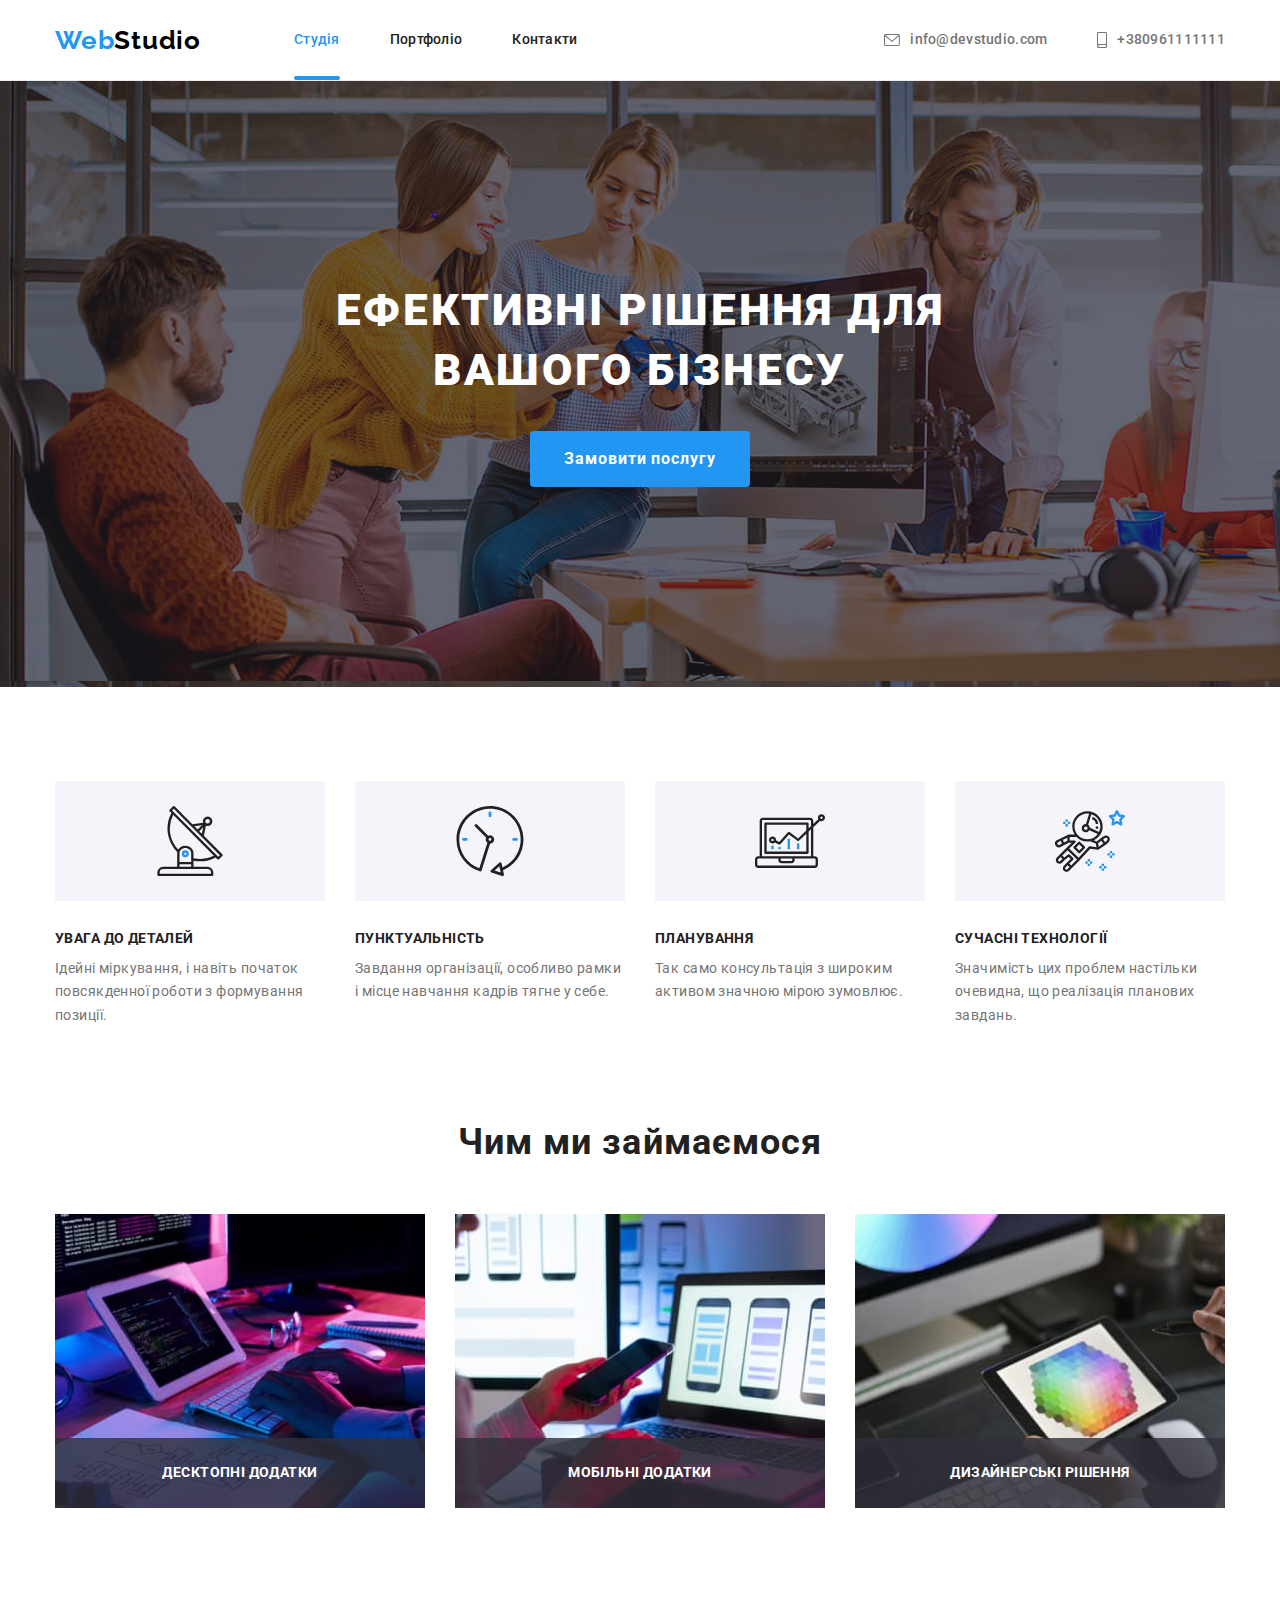
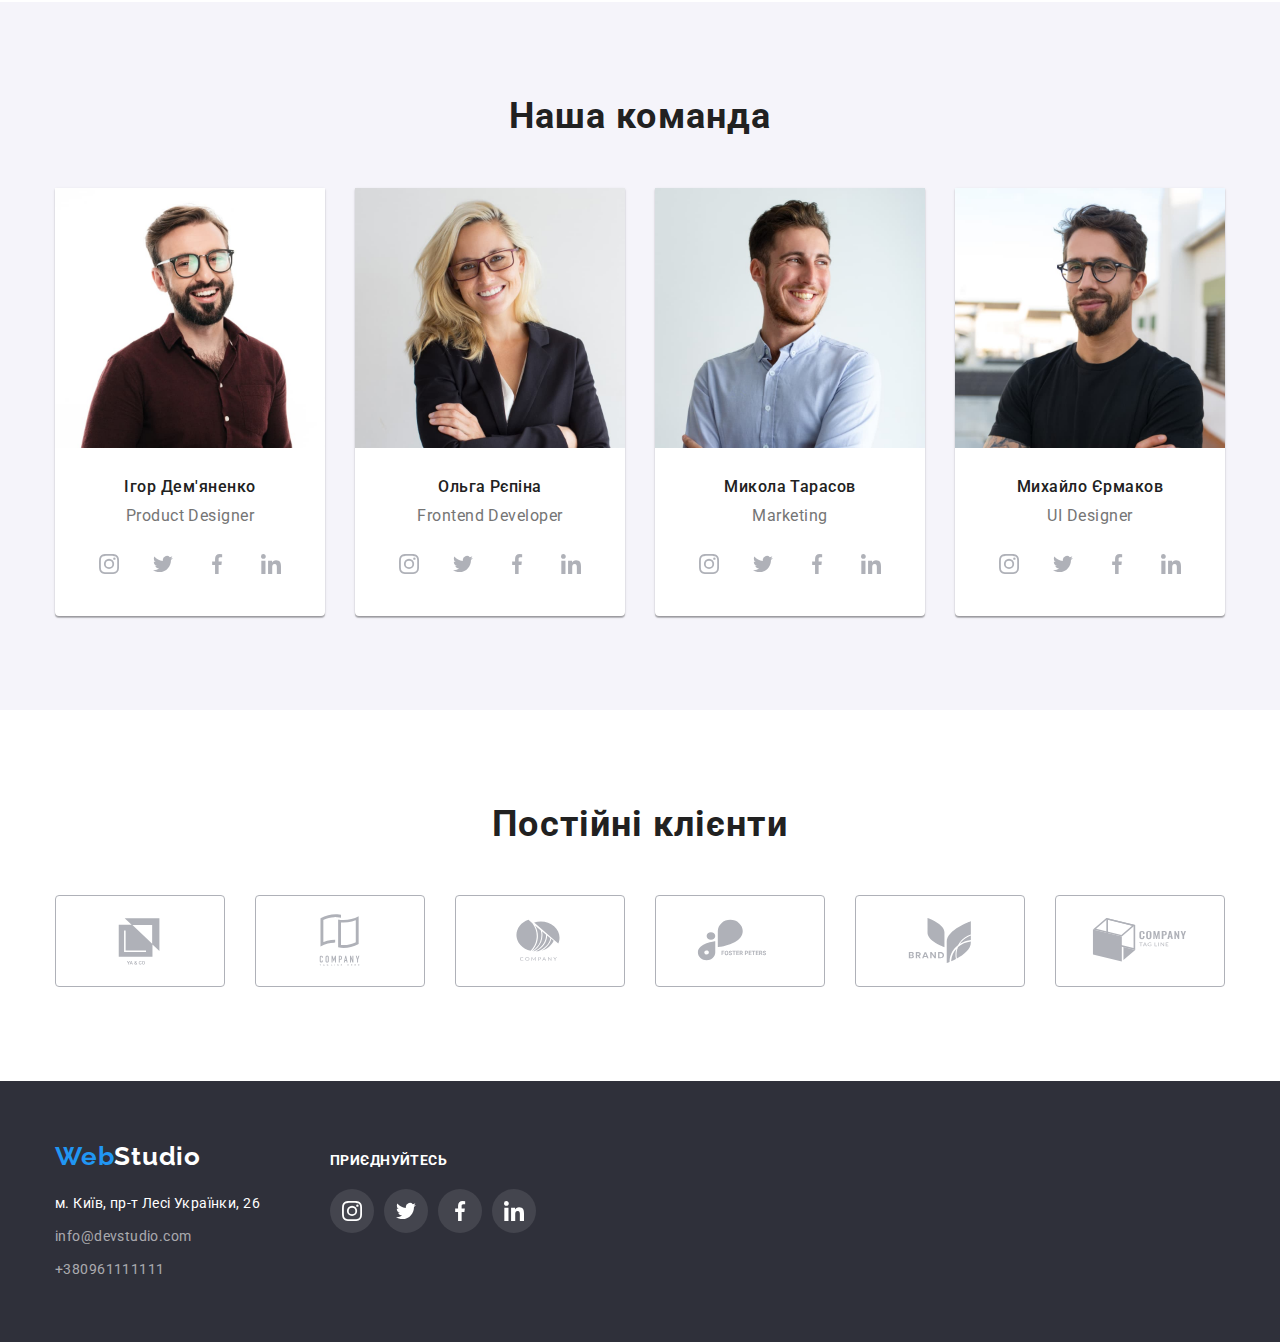
<file: index.html>
<!DOCTYPE html>
<html lang="uk">
<head>
    <meta charset="UTF-8">
    <meta http-equiv="X-UA-Compatible" content="IE=edge">
    <meta name="viewport" content="width=device-width, initial-scale=1.0">
    <title>Document</title>
    <link rel="preconnect" href="https://fonts.googleapis.com">
    <link rel="preconnect" href="https://fonts.gstatic.com" crossorigin>
    <link href="https://fonts.googleapis.com/css2?family=Raleway:wght@700&family=Roboto:wght@400;500;700;900&display=swap"
        rel="stylesheet">
    <link rel="stylesheet" href="https://cdnjs.cloudflare.com/ajax/libs/modern-normalize/1.1.0/modern-normalize.min.css">
    <link rel="stylesheet" href="./css/styles.css">
</head>
<body>
    <!-- верхня лінія -->
    <header class="header">
        <div class="container header-nav">
            <nav class="main-nav">
                <a class="logo" href="./index.html">Web<span class="partlogo">Studio</span></a>
                <ul class="site-nav list">
                    <li class="item"><a href="./index.html" class="link current">Студія</a></li>
                    <li class="item"><a href="./portfolio.html" class="link">Портфоліо</a></li>
                    <li class="item"><a href="" class="link">Контакти</a></li>
                </ul>
            </nav>
            <ul class="contact-nav list">
                <li class="item">
                    <a href="mailto:info@devstudio.com" class="link">
                    <svg class="letter" width="16" height="12">
                        <use href="./images/sprite.svg#envelope"></use>
                    </svg>
                    info@devstudio.com</a>
                </li>
                <li class="item">
                    <a href="tel:+380961111111" class="link">
                    <svg class="phone" width="10" height="16">
                        <use href="./images/sprite.svg#smartphone"></use>
                    </svg>
                    +380961111111</a>
                </li>
            </ul>
        </div>
    </header>

    <main>
            <!-- герой  -->
            <section class="hero">
                <div class="container">
                    <h1 class="hero-title">Ефективні рішення для вашого бізнесу</h1>
                    <button type="button" class="button primary" data-modal-open>Замовити послугу</button>
                </div>
            </section>
            
            <!-- оообливості -->
            <section class="section features">
                <div class="container">
                    <h2 class="section-title hide">Особливості</h2>
                    <ul class="features-list list">
                        <li class="features-item">
                            <div class="feature-icon">
                                <svg width="70" height="70">
                                    <use href="./images/sprite.svg#antenna"></use>
                                </svg>
                            </div>
                            <h3 class="title">УВАГА ДО ДЕТАЛЕЙ</h3>
                            <p class="text">Ідейні міркування, і навіть початок повсякденної роботи з формування позиції.</p>
                        </li>
                        <li class="features-item">
                            <div class="feature-icon">
                                <svg width="70" height="70">
                                    <use href="./images/sprite.svg#clock"></use>
                                </svg>
                            </div>
                            <h3 class="title">ПУНКТУАЛЬНІСТЬ</h3>
                            <p class="text">Завдання організації, особливо рамки і місце навчання кадрів тягне у себе.</p>
                        </li>
                        <li class="features-item">
                            <div class="feature-icon">
                                <svg width="70" height="70">
                                    <use href="./images/sprite.svg#diagram"></use>
                                </svg>
                            </div>
                            <h3 class="title">ПЛАНУВАННЯ</h3>
                            <p class="text">Так само консультація з широким активом значною мірою зумовлює.</p>
                        </li>
                        <li class="features-item">
                            <div class="feature-icon">
                                <svg width="70" height="70">
                                    <use href="./images/sprite.svg#astronaut"></use>
                                </svg>
                            </div>
                            <h3 class="title">СУЧАСНІ ТЕХНОЛОГІЇ</h3>
                            <p class="text">Значимість цих проблем настільки очевидна, що реалізація планових завдань.</p>
                        </li>
                    </ul>
                </div>
            </section>
            
            <!-- чим ми займаємось -->
            <section class="section">
                <div class="container">
                    <h2 class="section-title">Чим ми займаємося</h2>
                    <ul class="list about">
                        <li class="describe">
                            <div class="thumb">
                                <img class="image" src="./images/photo1.jpeg" alt="верстання вебсторінки" width="370">
                                <p class="label">Десктопні додатки</p>
                            </div>
                        </li>
                        <li class="describe">
                            <div class="thumb">
                                <img class="image" src="./images/photo2.jpeg" alt="створення дизайну сайта" width="370">
                                <p class="label">Мобільні додатки</p>
                            </div>
                        </li>
                        <li class="describe">
                            <div class="thumb">
                                <img class="image" src="./images/photo3.jpeg" alt="створення графіки" width="370">
                                <p class="label">Дизайнерські рішення</p>
                           </div>
                        </li>
                    </ul>
                </div>
            </section>
            
            <!-- наша команда -->
            <section class="section team">
                <div class="container">
                    <h2 class="section-title">Наша команда</h2>
                    <ul class="team-list list">
                        <li class="team-card">
                            <img src="./images/photo4.jpeg" alt="член команди - Ігор" width="270">
                            <div class="team-info">
                                <h3 class="title">Ігор Дем'яненко</h3>
                                <p class="text">Product Designer</p>
                                <ul class="social-list list">
                                    <li class="social-item"> 
                                        <a class="social-link" href="">
                                            <svg class="social-image">
                                                <use href="./images/sprite.svg#instagram"></use>
                                            </svg>
                                        </a>
                                    </li>
                                    <li class="social-item">
                                        <a class="social-link" href="">
                                            <svg class="social-image">
                                                <use href="./images/sprite.svg#twitter"></use>
                                            </svg>
                                        </a>
                                    </li>
                                    <li class="social-item">
                                        <a class="social-link" href="">
                                            <svg class="social-image">
                                                <use href="./images/sprite.svg#facebook"></use>
                                            </svg>
                                        </a>
                                    </li>
                                    <li class="social-item">
                                        <a class="social-link" href="">
                                            <svg class="social-image">
                                                <use href="./images/sprite.svg#linkedin"></use>
                                            </svg>
                                        </a>
                                    </li>
                                </ul>
                            </div>
                        </li>
                        <li class="team-card">
                            <img src="./images/photo5.jpeg" alt="член команди - Ольга" width="270">
                            <div class="team-info">
                                <h3 class="title">Ольга Рєпіна</h3>
                                <p class="text">Frontend Developer</p>
                                <ul class="social-list list">
                                    <li class="social-item">
                                        <a class="social-link" href="">
                                            <svg class="social-image">
                                                <use href="./images/sprite.svg#instagram"></use>
                                            </svg>
                                        </a>
                                    </li>
                                    <li class="social-item">
                                        <a class="social-link" href="">
                                            <svg class="social-image">
                                                <use href="./images/sprite.svg#twitter"></use>
                                            </svg>
                                        </a>
                                    </li>
                                    <li class="social-item">
                                        <a class="social-link" href="">
                                            <svg class="social-image">
                                                <use href="./images/sprite.svg#facebook"></use>
                                            </svg>
                                        </a>
                                    </li>
                                    <li class="social-item">
                                        <a class="social-link" href="">
                                            <svg class="social-image">
                                                <use href="./images/sprite.svg#linkedin"></use>
                                            </svg>
                                        </a>
                                    </li>
                                </ul>
                            </div>
                        </li>
                        <li class="team-card">
                            <img src="./images/photo6.jpeg" alt="член команди - Микола" width="270">
                            <div class="team-info">
                                <h3 class="title">Микола Тарасов</h3>
                                <p class="text">Marketing</p>
                                <ul class="social-list list">
                                    <li class="social-item">
                                        <a class="social-link" href="">
                                            <svg class="social-image">
                                                <use href="./images/sprite.svg#instagram"></use>
                                            </svg>
                                        </a>
                                    </li>
                                    <li class="social-item">
                                        <a class="social-link" href="">
                                            <svg class="social-image">
                                                <use href="./images/sprite.svg#twitter"></use>
                                            </svg>
                                        </a>
                                    </li>
                                    <li class="social-item">
                                        <a class="social-link" href="">
                                            <svg class="social-image">
                                                <use href="./images/sprite.svg#facebook"></use>
                                            </svg>
                                        </a>
                                    </li>
                                    <li class="social-item">
                                        <a class="social-link" href="">
                                            <svg class="social-image">
                                                <use href="./images/sprite.svg#linkedin"></use>
                                            </svg>
                                        </a>
                                    </li>
                                </ul>
                            </div>
                        </li>
                        <li class="team-card">
                            <img src="./images/photo7.jpeg" alt="член команди - Михайло" width="270">
                            <div class="team-info">
                                <h3 class="title">Михайло Єрмаков</h3>
                                <p class="text">UI Designer</p>
                                <ul class="social-list list">
                                    <li class="social-item">
                                        <a class="social-link" href="">
                                            <svg class="social-image">
                                                <use href="./images/sprite.svg#instagram"></use>
                                            </svg>
                                        </a>
                                    </li>
                                    <li class="social-item">
                                        <a class="social-link" href="">
                                            <svg class="social-image">
                                                <use href="./images/sprite.svg#twitter"></use>
                                            </svg>
                                        </a>
                                    </li>
                                    <li class="social-item">
                                        <a class="social-link" href="">
                                            <svg class="social-image">
                                                <use href="./images/sprite.svg#facebook"></use>
                                            </svg>
                                        </a>
                                    </li>
                                    <li class="social-item">
                                        <a class="social-link" href="">
                                            <svg class="social-image">
                                                <use href="./images/sprite.svg#linkedin"></use>
                                            </svg>
                                        </a>
                                    </li>
                                </ul>
                            </div>
                        </li>
                    </ul>
                </div>
            </section>

            <!-- клієнти -->
            <section class="section">
                <div class="container">
                    <h2 class="section-title">Постійні клієнти</h2>
                    <ul class="clients list">
                        <li class="clients-item">
                            <a class="client-link" href="">
                                <svg class="clients-image" width="106" height="60" >
                                    <use href="./images/sprite.svg#Logo-1" ></use>
                                </svg>
                            </a>
                        </li>
                        <li class="clients-item">
                            <a class="client-link" href="">
                                <svg class="clients-image" width="106" height="60">
                                    <use href="./images/sprite.svg#Logo-2"></use>
                                </svg>
                            </a>
                        </li>
                        <li class="clients-item">
                            <a class="client-link" href="">
                                <svg class="clients-image" width="106" height="60">
                                    <use href="./images/sprite.svg#Logo-3"></use>
                                </svg>
                            </a>
                        </li>
                        <li class="clients-item">
                            <a class="client-link" href="">
                                <svg class="clients-image" width="106" height="60">
                                    <use href="./images/sprite.svg#Logo-4"></use>
                                </svg>
                            </a>
                        </li>
                        <li class="clients-item">
                            <a class="client-link" href="">
                                <svg class="clients-image" width="106" height="60">
                                    <use href="./images/sprite.svg#Logo-5"></use>
                                </svg>
                            </a>
                        </li>
                        <li class="clients-item">
                            <a class="client-link" href="">
                                <svg class="clients-image" width="106" height="60">
                                    <use href="./images/sprite.svg#Logo-6"></use>
                                </svg>
                            </a>
                        </li>
                    </ul>
                </div>
            </section>
    </main>

    <footer class="footer">
        <div class="container bottom">
            <div class="column-address">
                <a href="./index.html" class="second-logo">Web<span class="footer-logo">Studio</span></a>
                <address>
                    <ul class="contact-footer list">
                        <li class="footer-li"><a
                                href="https://www.google.com/maps/place/Lesi+Ukrainky+Blvd,+26,+Kyiv,+Ukraine,+02000/@50.4265807,30.5383858,17z/data=!3m1!4b1!4m5!3m4!1s0x40d4cf0e033ecbe9:0x57a4dffefec77da0!8m2!3d50.4265807!4d30.5383858"
                                target="_blank" rel="noopener noreferrer" class="link address">м. Київ, пр-т Лесі Українки, 26</a></li>
                        <li class="footer-li"><a href="mailto:info@devstudio.com" class="link">info@devstudio.com</a></li>
                        <li class="footer-li"><a href="tel:+380961111111" class="link">+380961111111</a></li>
                    </ul>
                </address>
            </div>
            <div class="column-social">
                <h2 class="title-footer">приєднуйтесь</h2>
                    <ul class="social-list list">
                        <li class="social-item">
                            <a class="social-link-footer" href="">
                                <svg class="social-image-footer">
                                    <use href="./images/sprite.svg#instagram"></use>
                                </svg>
                            </a>
                        </li>
                        <li class="social-item">
                            <a class="social-link-footer" href="">
                                <svg class="social-image-footer">
                                    <use href="./images/sprite.svg#twitter"></use>
                                </svg>
                            </a>
                        </li>
                        <li class="social-item">
                            <a class="social-link-footer" href="">
                                <svg class="social-image-footer">
                                    <use href="./images/sprite.svg#facebook"></use>
                                </svg>
                            </a>
                        </li>
                        <li class="social-item">
                            <a class="social-link-footer" href="">
                                <svg class="social-image-footer">
                                    <use href="./images/sprite.svg#linkedin"></use>
                                </svg>
                            </a>
                        </li>
                    </ul>
            </div>
        </div>

    </footer>

    <div class="backdrop is-hidden" data-modal>
        <div class="modal">
            <button class="modal-btn" data-modal-close>x</button>
        </div>
    </div>

    <!-- scripts -->

    <script src="./js/modal.js"></script>

</body>
</html>
</file>
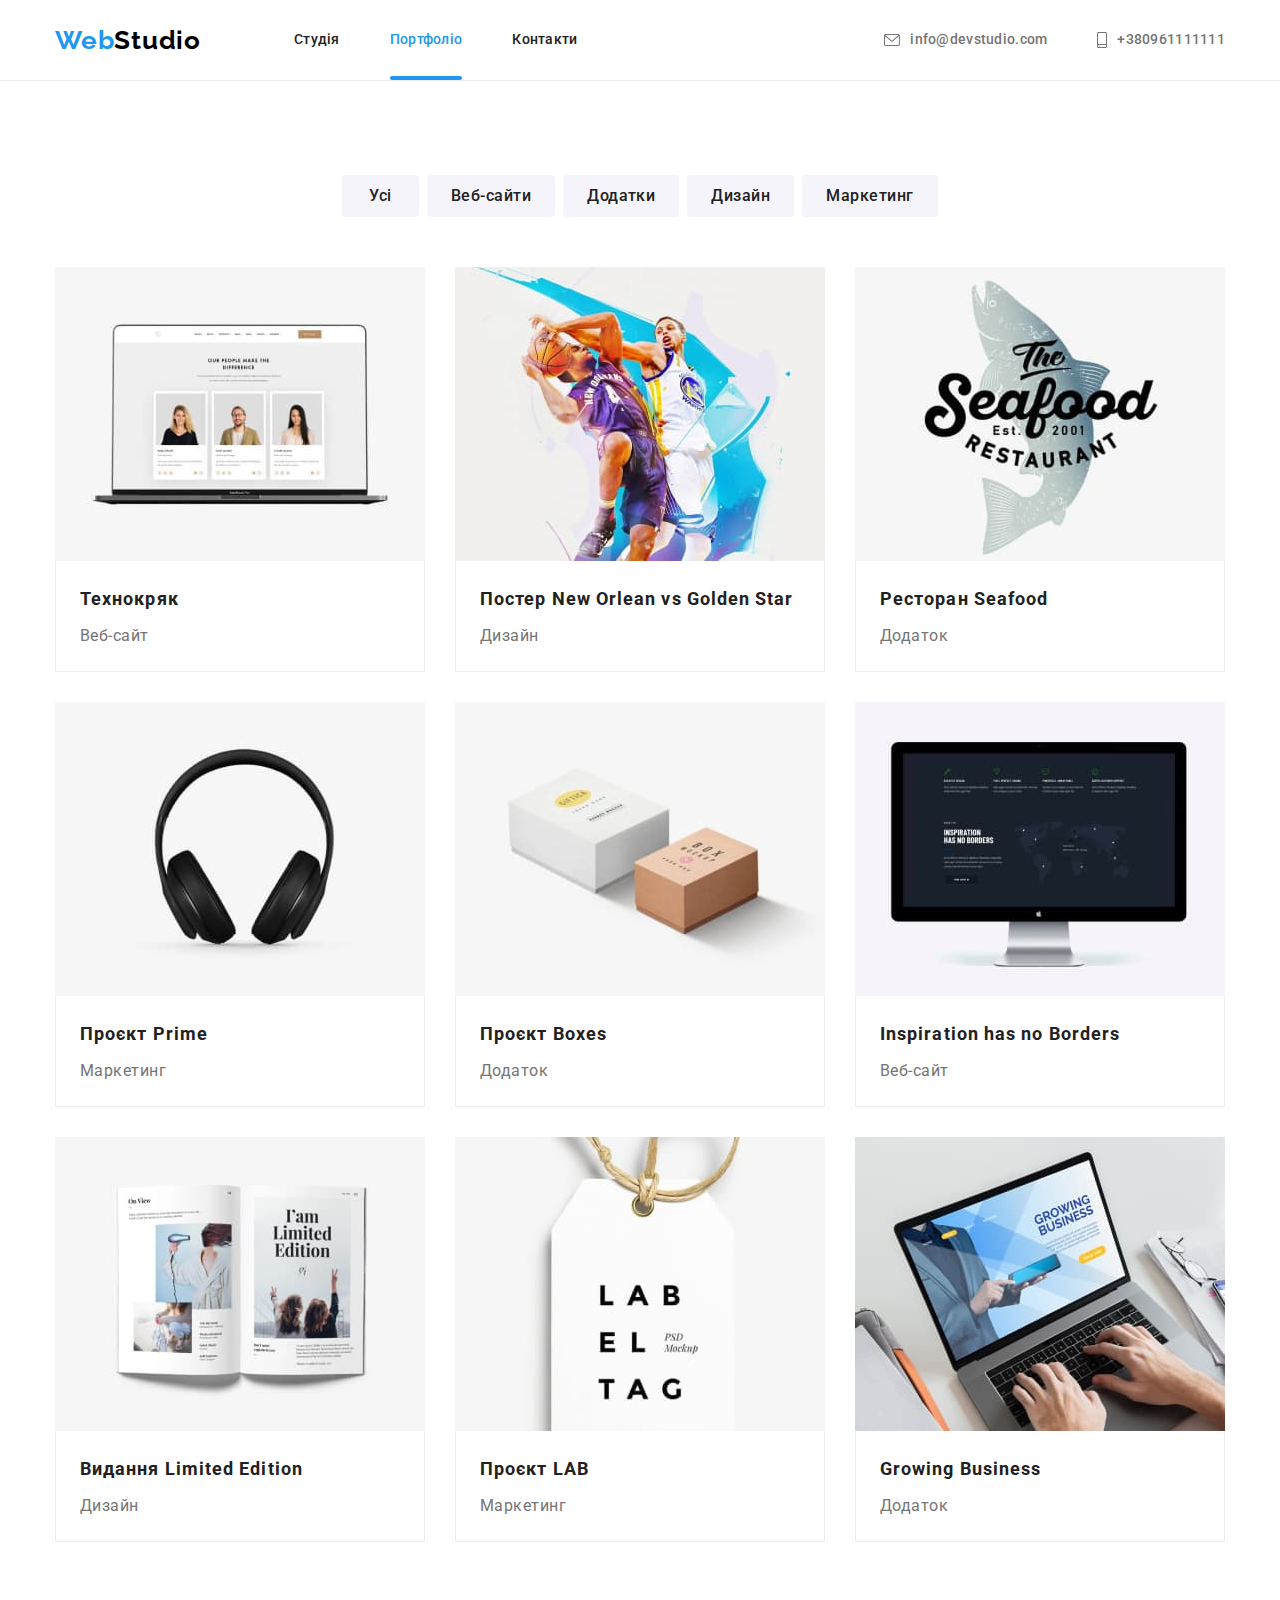
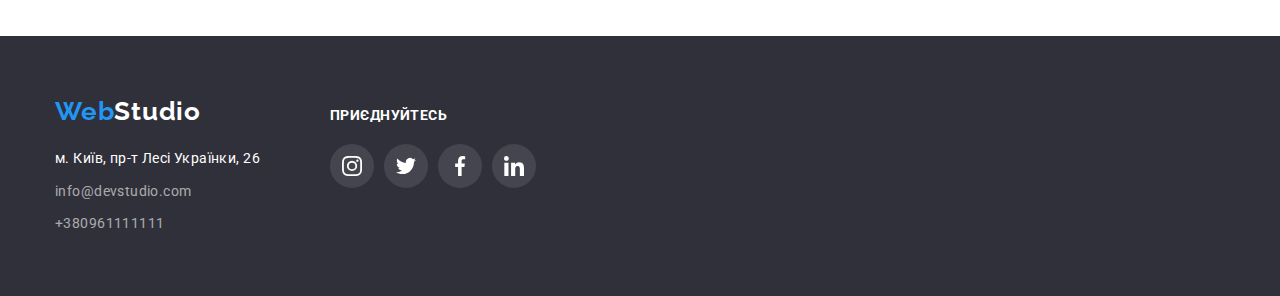
<file: portfolio.html>
<!DOCTYPE html>
<html lang="uk">
<head>
    <meta charset="UTF-8">
    <meta http-equiv="X-UA-Compatible" content="IE=edge">
    <meta name="viewport" content="width=device-width, initial-scale=1.0">
    <title>Document</title>
    <link rel="preconnect" href="https://fonts.googleapis.com">
    <link rel="preconnect" href="https://fonts.gstatic.com" crossorigin>
    <link href="https://fonts.googleapis.com/css2?family=Raleway:wght@700&family=Roboto:wght@400;500;700;900&display=swap"
        rel="stylesheet">
    <link rel="stylesheet" href="https://cdnjs.cloudflare.com/ajax/libs/modern-normalize/1.1.0/modern-normalize.min.css">
    <link rel="stylesheet" href="./css/styles.css">
</head>
<body>
    <!-- верхня лінія -->
    <header class="header">
        <div class="container header-nav">
            <nav class="main-nav">
                <a class="logo" href="./index.html">Web<span class="partlogo">Studio</span></a>
                <ul class="site-nav list">
                    <li class="item"><a href="./index.html" class="link">Студія</a></li>
                    <li class="item"><a href="./portfolio.html" class="link current">Портфоліо</a></li>
                    <li class="item"><a href="" class="link">Контакти</a></li>
                </ul>
            </nav>
            <ul class="contact-nav list">
                <li class="item">
                    <a href="mailto:info@devstudio.com" class="link link-flex">
                        <svg class="letter" width="16" height="12">
                            <use href="./images/sprite.svg#envelope"></use>
                        </svg>
                        info@devstudio.com
                    </a>
                </li>
                <li class="item"><a href="tel:+380961111111" class="link link-flex">
                        <svg class="phone" width="10" height="16">
                            <use href="./images/sprite.svg#smartphone"></use>
                        </svg>
                        +380961111111</a></li>
            </ul>
        </div>
    </header>

    <main>
        <section class="filters section">
            <div class="container">
                <ul class="list-filter list">
                    <li class="filter-li">
                        <button class="button different" type="button">Усі</button>
                    </li>
                    <li class="filter-li">
                        <button class="button secondary" type="button">Веб-сайти</button>
                    </li>
                    <li class="filter-li">
                        <button class="button secondary" type="button">Додатки</button>
                    </li>
                    <li class="filter-li">
                        <button class="button secondary" type="button">Дизайн</button>
                    </li>
                    <li class="filter-li">
                        <button class="button secondary" type="button">Маркетинг</button>
                    </li>
                </ul>
                
                <ul class="list-portfolio list">
                    <li class="element">
                        <a href="" class="link">
                            <div class="card-thumb">
                                <img class="image" src="./images/photo8.jpeg" alt="ноутбук з веб-сайтом на екрані" width="370">
                                <div class="overlay">
                                    <p class="card-info">Ресурс пропонує комплексні пропозиції з різним рівнем функціоналу та сервісів. Все це дозволить
                                        відвідувачу отримати вичерпні відомості про компанію чи приватну особу.</p>
                                </div>
                            </div>
                            <div class="filters-info">
                                <h2 class="title">Технокряк</h2>
                                <p class="text">Веб-сайт</p>
                            </div>
                        </a>
                    </li>
                    <li class="element">
                        <a href="" class="link">
                            <div class="card-thumb">
                                <img class="image" src="./images/photo9.jpeg" alt="гра в волейбол" width="370">
                                <div class="overlay">
                                    <p class="card-info">Ресурс пропонує комплексні пропозиції з різним рівнем функціоналу та сервісів. Все це дозволить
                                        відвідувачу отримати
                                        вичерпні відомості про компанію чи приватну особу.</p>
                                </div>
                            </div>
                            <div class="filters-info">
                                <h2 class="title">Постер New Orlean vs Golden Star</h2>
                                <p class="text">Дизайн</p>
                            </div>
                        </a>
                    </li>
                    <li class="element">
                        <a href="" class="link">
                            <div class="card-thumb">
                                <img class="image" src="./images/photo10.jpeg" alt="логотип ресторану" width="370">
                                <div class="overlay">
                                    <p class="card-info">Ресурс пропонує комплексні пропозиції з різним рівнем функціоналу та сервісів. Все це дозволить
                                        відвідувачу отримати вичерпні відомості про компанію чи приватну особу.</p>
                                </div>
                            </div>
                            <div class="filters-info">
                                <h2 class="title">Ресторан Seafood</h2>
                                <p class="text">Додаток</p>
                            </div>
                        </a>
                    </li>
                    <li class="element">
                        <a href="" class="link">
                            <div class="card-thumb">
                                <img class="image" src="./images/photo11.jpeg" alt="навушники" width="370">
                                <div class="overlay">
                                    <p class="card-info">Ресурс пропонує комплексні пропозиції з різним рівнем функціоналу та сервісів. Все це дозволить
                                        відвідувачу отримати вичерпні відомості про компанію чи приватну особу.</p>
                                </div>
                            </div>
                            <div class="filters-info">
                                <h2 class="title">Проєкт Prime</h2>
                                <p class="text">Маркетинг</p>
                            </div>
                        </a>
                    </li>
                    <li class="element">
                        <a href="" class="link">
                            <div class="card-thumb">
                                <img class="image" src="./images/photo12.jpeg" alt="коробки" width="370">
                                <div class="overlay">
                                    <p class="card-info">Ресурс пропонує комплексні пропозиції з різним рівнем функціоналу та сервісів. Все це дозволить
                                        відвідувачу отримати вичерпні відомості про компанію чи приватну особу.</p>
                                </div>
                            </div>
                            <div class="filters-info">
                                <h2 class="title">Проєкт Boxes</h2>
                                <p class="text">Додаток</p>
                            </div>
                        </a>
                    </li>
                    <li class="element">
                        <a href="" class="link">
                            <div class="card-thumb">
                                <img class="image" src="./images/photo13.jpeg" alt="монітор із веб-сайтом на екрані" width="370">
                                <div class="overlay">
                                    <p class="card-info">Ресурс пропонує комплексні пропозиції з різним рівнем функціоналу та сервісів. Все це дозволить
                                        відвідувачу отримати вичерпні відомості про компанію чи приватну особу.</p>
                                </div>
                            </div>
                            <div class="filters-info">
                                <h2 class="title">Inspiration has no Borders</h2>
                                <p class="text">Веб-сайт</p>
                            </div>
                        </a>
                    </li>
                    <li class="element">
                        <a href="" class="link">
                            <div class="card-thumb">
                                <img class="image" src="./images/photo14.jpeg" alt="журнал" width="370">
                                <div class="overlay">
                                    <p class="card-info">Ресурс пропонує комплексні пропозиції з різним рівнем функціоналу та сервісів. Все це дозволить
                                        відвідувачу отримати вичерпні відомості про компанію чи приватну особу.</p>
                                </div>
                            </div>
                            <div class="filters-info">
                                <h2 class="title">Видання Limited Edition</h2>
                                <p class="text">Дизайн</p>
                            </div>
                        </a>
                    </li>
                    <li class="element">
                        <a href="" class="link">
                            <div class="card-thumb">
                                <img class="image" src="./images/photo15.jpeg" alt="листівка" width="370">
                                <div class="overlay">
                                    <p class="card-info">Ресурс пропонує комплексні пропозиції з різним рівнем функціоналу та сервісів. Все це дозволить
                                        відвідувачу отримати вичерпні відомості про компанію чи приватну особу.</p>
                                </div>
                            </div>
                            <div class="filters-info">
                                <h2 class="title">Проєкт LAB</h2>
                                <p class="text">Маркетинг</p>
                            </div>
                        </a>
                    </li>
                    <li class="element">
                        <a href="" class="link">
                            <div class="card-thumb">
                                <img class="image" src="./images/photo16.jpeg" alt="ноутбук з додатком на екрані" width="370">
                                <div class="overlay">
                                    <p class="card-info">Ресурс пропонує комплексні пропозиції з різним рівнем функціоналу та сервісів. Все це дозволить
                                        відвідувачу отримати вичерпні відомості про компанію чи приватну особу.</p>
                                </div>
                            </div>
                            <div class="filters-info">
                                <h2 class="title">Growing Business</h2>
                                <p class="text">Додаток</p>
                            </div>
                        </a>
                    </li>
                </ul>
            </div>
        </section>
    </main>

    <footer class="footer">
        <div class="container bottom">
            <div class="column-address">
                <a href="./index.html" class="second-logo">Web<span class="footer-logo">Studio</span></a>
                <address>
                    <ul class="contact-footer list">
                        <li class="footer-li"><a
                                href="https://www.google.com/maps/place/Lesi+Ukrainky+Blvd,+26,+Kyiv,+Ukraine,+02000/@50.4265807,30.5383858,17z/data=!3m1!4b1!4m5!3m4!1s0x40d4cf0e033ecbe9:0x57a4dffefec77da0!8m2!3d50.4265807!4d30.5383858"
                                target="_blank" rel="noopener noreferrer" class="link address">м. Київ, пр-т Лесі Українки,
                                26</a></li>
                        <li class="footer-li"><a href="mailto:info@devstudio.com" class="link">info@devstudio.com</a></li>
                        <li class="footer-li"><a href="tel:+380961111111" class="link">+380961111111</a></li>
                    </ul>
                </address>
            </div>
            <div class="column-social">
                <h2 class="title-footer">приєднуйтесь</h2>
                <ul class="social-list list">
                    <li class="social-item">
                        <a class="social-link-footer" href="">
                            <svg class="social-image-footer">
                                <use href="./images/sprite.svg#instagram"></use>
                            </svg>
                        </a>
                    </li>
                    <li class="social-item">
                        <a class="social-link-footer" href="">
                            <svg class="social-image-footer">
                                <use href="./images/sprite.svg#twitter"></use>
                            </svg>
                        </a>
                    </li>
                    <li class="social-item">
                        <a class="social-link-footer" href="">
                            <svg class="social-image-footer">
                                <use href="./images/sprite.svg#facebook"></use>
                            </svg>
                        </a>
                    </li>
                    <li class="social-item">
                        <a class="social-link-footer" href="">
                            <svg class="social-image-footer">
                                <use href="./images/sprite.svg#linkedin"></use>
                            </svg>
                        </a>
                    </li>
                </ul>
            </div>
        </div>
    
    </footer>
    
</body>
</html>
</file>
<file: css/styles.css>
:root {
    --primary-text-color: #757575;
    --title-text-color: #212121;
    --accent-color: #2196F3;
    --primary-white-color: #FFFFFF;
    --secondary-color: #F5F4FA;
    --transparent-white-color: rgba(255, 255, 255, 0.6);
    --indent: 30px;
    --items-count: 3;
    --footer-color: #2F303A;
    --border: #EEEEEE;
    --header: #ECECEC;
    --grey: #AFB1B8;
    --transparent-grey: rgba(255, 255, 255, 0.1);
    --anim-slow: 250ms cubic-bezier(0.4, 0, 0.2, 1);
}



body {
    color: var(--primary-text-color);
    font-family: Roboto, sans-serif;
    font-size: 14px;
    line-height: 1.71;
}

img {
    display: block;
}

h1,h2,h3,h4,h5,h6,p {
    margin: 0;
}
.list {
    padding: 0;
    margin: 0;
    list-style: none;
}

.header {
border-bottom: 1px solid var(--header);
}

/* колір основного тексту #212121 */
/* вторинний колір #757575 */
/* акцент #2196F3 */

.container {
    margin-left: auto;
    margin-right: auto;
    width: 1200px;
    padding-left: 15px;
    padding-right: 15px;
}



/* logo */
.logo {
    color: var(--accent-color);
    font-family: 'Raleway', sans-serif;
    font-weight: 700;
    font-size: 26px;
    line-height: 1.19;
    letter-spacing: 0.03em;
    text-decoration: none;
}

.partlogo {
    color: #000000;
}

.header-nav {
    display: flex;
    align-items: center;
}

.main-nav {
    display: flex;
    align-items: center;
}

/* site-nav */

.item {
    display: flex;

}

.site-nav {
    display: flex;
    margin-left: 93px;
    align-items: center;
}

.site-nav .item {
    margin-right: 50px;
}

.site-nav .item:last-child {
    margin-right: 0;
}

.site-nav .link {
    display: block;
    padding: 32px 0;
    color: var(--title-text-color);
    font-weight: 500;
    font-size: 14px;
    line-height: 1.14;
    letter-spacing: 0.02em;
    text-decoration: none;
    transition: color var(--anim-slow);
}

.site-nav .link:hover, 
.site-nav .link:focus {
    color: var(--accent-color)
}

.site-nav .link.current {
    color: var(--accent-color);
    position: relative;
    display: block;
}

.site-nav .link.current::after {
    content: '';

    position: absolute;
    left: 0;
    bottom: 0;

    display: block;
    width: 100%;
    height: 4px;
    border-radius: 2px;
    background-color: var(--accent-color);
    position: absolute;
}

.letter,
.phone {
    fill: currentColor;
    margin-right: 10px;
}


/* contact-nav */

.contact-nav {
    display: flex;
    margin-left: auto;
}

.contact-nav .item + .item {
    margin-left: 50px;
}


.contact-nav .link {
    display: flex;
    align-items: center;
    color: var(--primary-text-color);
    text-decoration: none;
    font-weight: 500;
    letter-spacing: 0.02em;
    padding: 32px 0;
    line-height: 1.14;
    transition: color var(--anim-slow);
}

.contact-nav .link:hover {
    color: var(--accent-color);
}

.contact-nav .adress-link {
    font-weight: 500;
    font-size: 14px;
    line-height: 1.71;
    letter-spacing: 0.03em;
    color: #FFFFFF;
}

/* hero */

.hero {
    max-width: 1600px;
    margin-left: auto;
    margin-right: auto;
    text-align: center;
    padding-top: 200px;
    padding-bottom: 200px;
    background-color: var(--footer-color);
    background-image: linear-gradient(to right, rgba(47, 48, 58, 0.4), rgba(47, 48, 58, 0.4)), url(../images/bg.jpeg);
}
.hero-title {
    width: 696px;
    margin: 0 auto;
    margin-bottom: 30px;
    color: var(--primary-white-color);
    font-weight: 900;
    font-size: 44px;
    line-height: 1.36;
    letter-spacing: 0.06em;
    text-transform: uppercase;
}

/* section */


.hide {
    position: absolute;
    width: 1px;
    height: 1px;
    margin: -1px;
    border: 0;
    padding: 0;
    white-space: nowrap;
    clip-path: inset(100%);
    clip: rect(0 0 0 0);
    overflow: hidden;
}
    /* visibility: hidden;
    height: 0; */

.section {
    padding-top: 94px;
    padding-bottom: 94px;
}

.team {
    background-color: var(--secondary-color);
}
.section-title {
    margin-top: 0;
    margin-bottom: 50px;
    color: var(--title-text-color);
    font-weight: 700;
    font-size: 36px;
    line-height: 1.16;
    text-align: center;
    letter-spacing: 0.03em;
}

/* features */

.features {
    padding-bottom: 0;
}

.features-list {
    display: flex;
    justify-items: center;
}
.features-item {
    margin-right: 30px;
    width: 270px;
}

.features-item:last-child {
    margin-right: 0;
}

.features .title {

    margin-top: 30px;
    margin-bottom: 10px;
    color: var(--title-text-color);
    font-weight: 700;
    font-size: 14px;
    line-height: 1.14;
    letter-spacing: 0.03em;
    text-transform: uppercase;
}

.features .text {
    margin-top: 0;
    margin-bottom: 0;
    font-weight: 400;
    font-size: 14px;
    line-height: 1.71;
    letter-spacing: 0.03em;
}

.feature-icon {
    display: flex;
    width: 270px;
    height: 120px;
    background-color: var(--secondary-color);
    justify-content: center;
    align-items: center;
}


/* about */

.list.about {
    display: flex;
    justify-content: space-between;
}

.describe {
    margin-right: 30px;
    display: inline-block;
}

.describe:last-child {
    margin-right: 0;
}

.thumb {
    position: relative;
}

.label {
    display: flex;
    position: absolute;
    bottom: 0;

    width: 370px;
    font-weight: 700;
    font-size: 14px;
    line-height: 1.14;
   justify-content: center;
    align-items: center;
    letter-spacing: 0.03em;
    text-transform: uppercase;

    color: #FFFFFF;
    background-color: rgba(47, 48, 58, 0.8);

    height: 70px;
}


/* our team */

.team-info {
    padding-top: 30px;
    padding-bottom: 30px;
}



.team-list .title {
    margin-bottom: 10px;
    color: var(--title-text-color);
    font-weight: 500;
    font-size: 16px;
    line-height: 1.18;
    text-align: center;
    letter-spacing: 0.03em;
}

.team-list .text {
    font-weight: 400;
    font-size: 16px;
    line-height: 1.18;
    text-align: center;
    letter-spacing: 0.03em;
}

.team-list {
    display: flex;
}
.team-card {
    width: 270px;
    margin-right: 30px;
    background-color: var(--primary-white-color);
    border-radius: 0px 0px 4px 4px;
    box-shadow: 0px 1px 3px rgba(0, 0, 0, 0.12), 
    0px 1px 1px rgba(0, 0, 0, 0.14), 
    0px 2px 1px rgba(0, 0, 0, 0.2);
    
}

.team-card:last-child {
    margin-right: 0;
}

.social-image {
    display: inline-block;
    width: 20px;
    height: 20px;
}


.social-list {
    display: flex;
    justify-content: center;
    align-items: center;
    gap: 10px;
    margin-top: 16px;
}

.social-link {
    display: flex;
    width: 100%;
    height: 100%;
    justify-content: center;
    align-items: center;
    background-color: var(--primary-white-color);
    border-radius: 50%;
    color: #AFB1B8;
    transition: color var(--anim-slow), background-color var(--anim-slow);
}

.social-link:hover,
.social-link:focus {
    background-color: var(--accent-color);
    color: var(--primary-white-color);
}

.social-item {
    width: 44px;
    height: 44px;
}

.social-image {
    fill: currentColor;
}

/* button */
.button {
    border-color: transparent;
    border-radius: 4px;
    padding: 11px 32px;
    color: var(--title-text-color);
    background-color: var(--primary-white-color);
    font-family: inherit;
    font-weight: 500;
    font-size: 14px;
    line-height: 1.14;
    letter-spacing: 0.02em;
}

.button.primary {
    background-color: var(--accent-color);
    color: var(--primary-white-color);
    font-weight: 700;
    font-size: 16px;
    line-height: 1.87;
    letter-spacing: 0.06em;
    border-radius: 4px;
    padding: 11px 32px;
    border-color: transparent;
    transition: background-color var(--anim-slow);
}

.button.primary:hover,
.button.primary:focus {
    background-color: #188CE8;
}

.button.secondary {
    border-color: transparent;
    border-radius: 4px;
    padding: 6px 22px;
    color: var(--title-text-color);
    background-color: var(--primary-white-color);
    font-family: inherit;
    font-weight: 500;
    font-size: 14px;
    line-height: 1.14;
    letter-spacing: 0.02em;
}

.button.different {
    border-color: transparent;
    border-radius: 4px;
    padding: 6px 25px;
    color: var(--title-text-color);
    background-color: var(--primary-white-color);
    font-family: inherit;
    font-weight: 500;
    font-size: 14px;
    line-height: 1.14;
    letter-spacing: 0.02em;
}

/* clients */

.clients {
    display: flex;
    gap: 30px;
}

.clients-item {
    width: 170px;
    height: 92px;
}

.client-link {
    display: flex;
    width: 100%;
    height: 100%;
    justify-content: center;
    align-items: center;
    background-color: var(--primary-white-color);
    border-radius: 4px;
    border: 1px solid var(--grey);
    color: #AFB1B8;
    transition: border-color var(--anim-slow), color var(--anim-slow);
}

.clients-image {
    fill: currentColor;
}

.client-link:hover,
.client-link:focus {
    border-color: var(--accent-color);
    color: var(--accent-color);
}

.column-social {
    align-items: center;
}

/* footer */

.footer {
    padding-top: 60px;
    padding-bottom: 60px;
    background-color: var(--footer-color);
}
.footer-li {
    margin-bottom: 9px;
}

.footer-li:last-child {
    margin-bottom: 0;
}

.footer-logo {
    color: var(--primary-white-color);
}

.second-logo {
    display: block;
    margin-bottom: 20px;
    color: var(--accent-color);
    font-family: 'Raleway', sans-serif;
    font-weight: 700;
    font-size: 26px;
    line-height: 1.19;
    letter-spacing: 0.03em;
    text-decoration: none;
}

.contact-footer .link {
    color: var(--transparent-white-color);
    font-size: 14px;
    line-height: 1.71;
    letter-spacing: 0.03em;
    text-decoration: none;
    font-style: normal;
    transition: color var(--anim-slow);
}


.contact-footer .address {
    color: var(--primary-white-color);
}

.contact-footer .link:hover,
.contact-footer .link:focus {
    color: var(--accent-color);
}

.bottom {
    display: flex;
    align-items: baseline;
}

.column-address {
    margin-right: 70px;
}

.title-footer {
    margin-bottom: 20px;
    font-weight: 700;
    font-size: 14px;
    line-height: 1.14;
    letter-spacing: 0.03em;
    text-transform: uppercase;
    color: var(--primary-white-color);
}

.social-link-footer {
    display: flex;
    width: 100%;
    height: 100%;
    justify-content: center;
    align-items: center;
    background-color: var(--transparent-grey);
    border-radius: 50%;
    color: var(--primary-white-color);
    transition: background-color var(--anim-slow), color var(--anim-slow);
}

.social-link-footer:hover,
.social-link-footer:focus {
    background-color: var(--accent-color);
    color: var(--primary-white-color);
}

.social-image-footer {
    fill: currentColor;
    display: inline-block;
    width: 20px;
    height: 20px;
}

/* portfolio main */

.list-portfolio,
.list-filter {
    display: flex;
    flex-wrap: wrap;
}
 .list-filter {
    justify-content: center;
    margin-bottom: 50px;
 }

 /* width: 575px; */

.filter-li {
    margin-right: 8px;
}

.image {
    display: block;
}

.filters-info {
    padding: 20px 24px;
    border: 1px solid var(--border);
    border-top: none;
}

.filter-li:last-child {
    margin-right: 0;
}

.element:nth-child(3n) {
    margin-right: 0;
}

.element {
    flex-basis: calc((100% - 60px) / 3);
    margin-right: 30px;
    margin-bottom: 30px;
}

/* border: 1px solid var(--border) */

.element:nth-last-child(-n + 3) {
    margin-bottom: 0;
}

.filters .button {
    background-color: var(--secondary-color);
    font-weight: 500;
    font-size: 16px;
    line-height: 1.62;
    text-align: center;
    letter-spacing: 0.03em;
    cursor: pointer;
    transition: background-color var(--anim-slow), color var(--anim-slow), box-shadow var(--anim-slow)
}

.filters .button:hover,
.filters .button:focus {
    color: var(--primary-white-color);
    background-color: var(--accent-color);
    box-shadow: 0px 3px 1px rgba(0, 0, 0, 0.1),
    0px 1px 2px rgba(0, 0, 0, 0.08),
    0px 2px 2px rgba(0, 0, 0, 0.12);
}

.filters .title {
    margin-bottom: 4px;
    color: var(--title-text-color);
    font-weight: 700;
    font-size: 18px;
    line-height: 2;
    letter-spacing: 0.06em;
    text-decoration: none;
}

.filters .link {
    display: block;
    text-decoration: none;
    transition: box-shadow var(--anim-slow);
}

.filters .link:hover,
.filters .link:focus {
    box-shadow: 0px 1px 1px rgba(0, 0, 0, 0.12),
        0px 4px 4px rgba(0, 0, 0, 0.06),
        1px 4px 6px rgba(0, 0, 0, 0.16);
}

.filters .text {
    color: var(--primary-text-color);
    font-size: 16px;
    line-height: 1.87;
    letter-spacing: 0.03em;
}

.card-thumb {
    display: block;
    position: relative;
    overflow: hidden;
}

.overlay {
    position: absolute;
    left: 0;
    bottom: 0;
    width: 100%;
    height: 100%;
    background-color: rgba(33, 150, 243, 0.9);;

    transform: translateY(100%);
    transition: transform var(--anim-slow);
}

.element .link:hover .overlay,
.element .link:focus .overlay {
    transform: translateY(0);
}

.card-info {
    padding: 63px 24px;

    color: var(--primary-white-color);
    font-size: 18px;
    line-height: 1.55;
}
 
/* backrdop + modal */

.backdrop {
    position: fixed;
    top: 0;
    left: 0;

    width: 100%;
    height: 100%;
    background-color: rgba(47, 48, 58, 0.4);
    z-index: 10;

    transition: opacity var(--anim-slow) visibility var(--anim-slow);
    opacity: 1;
    pointer-events: initial;
    visibility: visible;
}

.modal {
    position: absolute;
    top: 50%;
    left: 50%;;
    transform: translateX(-50%) translateY(-50%);

    width: 528px;
    height: 581px;
    background-color: var(--primary-white-color)
}

.backdrop.is-hidden {
    opacity: 0;
    pointer-events: none;
    visibility: hidden;
}

.modal-btn {
    position: absolute;
    top: 8px;
    right: 8px;

    width: 30px;
    height: 30px;

    border-radius: 50%;
    cursor: pointer;
    background-color: transparent;
    border: 1px solid rgba(0, 0, 0, 0.1);
}
</file>
